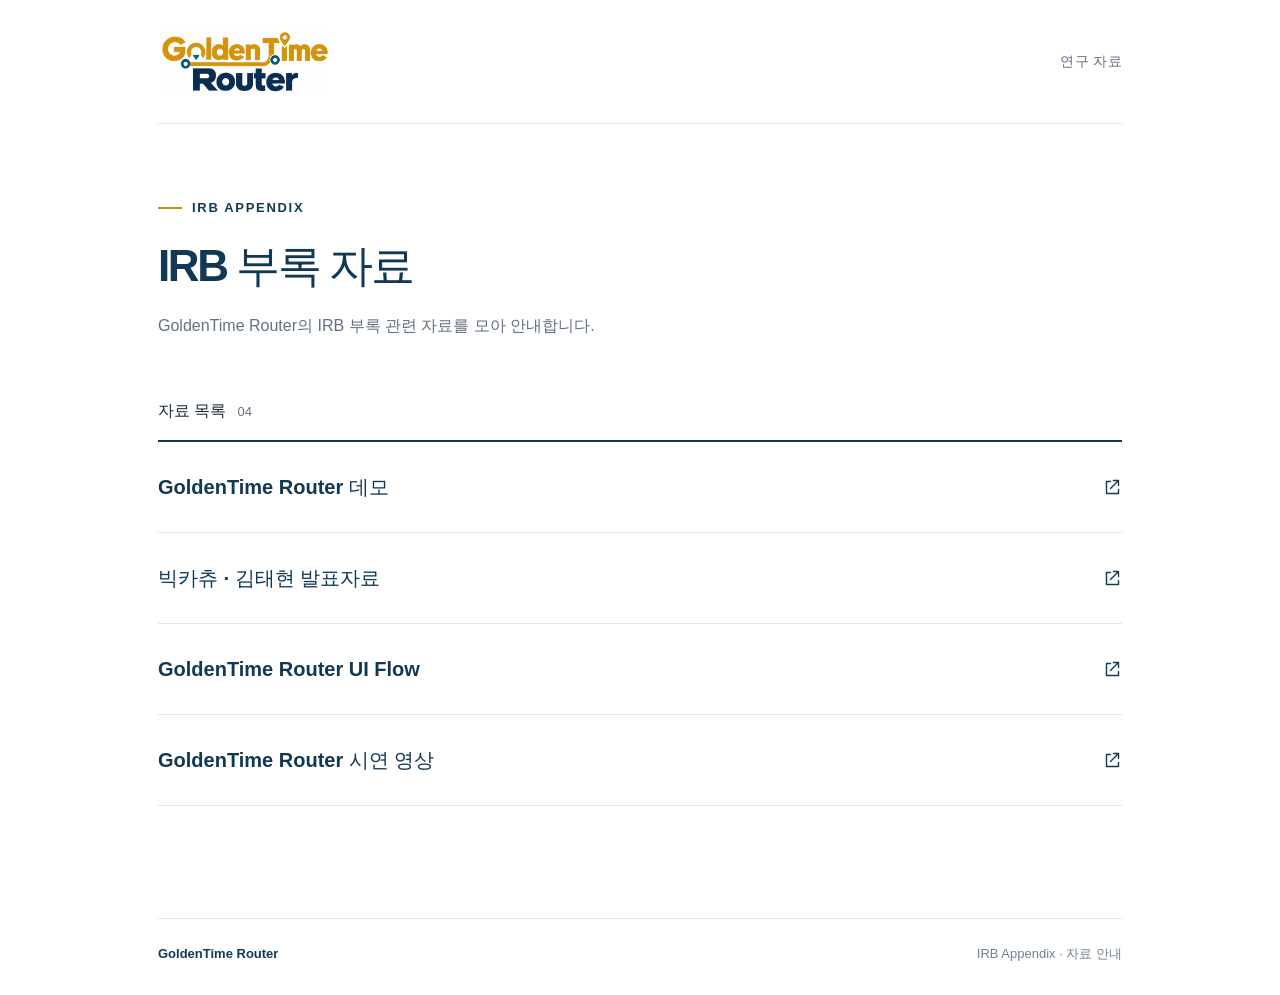
<file: index.html>
<!doctype html>
<html lang="ko">
  <head>
    <meta charset="utf-8">
    <meta name="viewport" content="width=device-width, initial-scale=1">
    <meta name="color-scheme" content="light">
    <title>IRB 부록 자료 | GoldenTime Router</title>
    <meta name="description" content="GoldenTime Router의 IRB 부록 관련 자료와 링크를 확인할 수 있습니다.">
    <link rel="icon" type="image/svg+xml" href="/favicon.svg">
    <link rel="stylesheet" href="/styles.css">
    <script src="/app.js" defer></script>
  </head>
  <body>
    <a class="skip-link" href="#materials">자료 목록으로 이동</a>
    <div class="page-shell">
      <header class="site-header">
        <a class="brand" href="/" aria-label="GoldenTime Router 자료 페이지 홈">
          <img src="/logo.png?v=2" alt="GoldenTime Router" width="629" height="273">
        </a>
        <span class="header-label">연구 자료</span>
      </header>

      <main>
        <section class="intro" aria-labelledby="page-title">
          <p class="eyebrow"><span class="accent-line" aria-hidden="true"></span> IRB APPENDIX</p>
          <h1 id="page-title">IRB 부록 자료</h1>
          <p class="intro-description">GoldenTime Router의 IRB 부록 관련 자료를 모아 안내합니다.</p>
        </section>

        <section class="materials" id="materials" aria-labelledby="materials-title">
          <div class="section-heading">
            <h2 id="materials-title">자료 목록 <span class="count" id="resource-count">04</span></h2>
          </div>
          <ul class="resource-list" id="resource-list">
            <li class="resource">
              <h3><a class="resource-title" href="https://irb2026.pages.dev/" target="_blank" rel="noopener noreferrer" aria-label="GoldenTime Router 데모 (새 탭)">GoldenTime Router 데모 <svg viewBox="0 0 20 20" fill="none" aria-hidden="true"><path d="M11.5 3.5h5v5M16.5 3.5l-8 8M8.5 4.5h-4v12h12v-4" stroke="currentColor" stroke-width="1.4" stroke-linecap="round" stroke-linejoin="round"/></svg></a></h3>
            </li>
            <li class="resource">
              <h3><a class="resource-title" href="/slideshow.html" target="_blank" rel="noopener noreferrer" aria-label="빅카츄 · 김태현 발표자료 (새 탭)">빅카츄 · 김태현 발표자료 <svg viewBox="0 0 20 20" fill="none" aria-hidden="true"><path d="M11.5 3.5h5v5M16.5 3.5l-8 8M8.5 4.5h-4v12h12v-4" stroke="currentColor" stroke-width="1.4" stroke-linecap="round" stroke-linejoin="round"/></svg></a></h3>
            </li>
            <li class="resource">
              <h3><a class="resource-title" href="/ui-flow.html" target="_blank" rel="noopener noreferrer" aria-label="GoldenTime Router UI Flow (새 탭)">GoldenTime Router UI Flow <svg viewBox="0 0 20 20" fill="none" aria-hidden="true"><path d="M11.5 3.5h5v5M16.5 3.5l-8 8M8.5 4.5h-4v12h12v-4" stroke="currentColor" stroke-width="1.4" stroke-linecap="round" stroke-linejoin="round"/></svg></a></h3>
            </li>
            <li class="resource">
              <h3><a class="resource-title" href="/video.html" target="_blank" rel="noopener noreferrer" aria-label="GoldenTime Router 시연 영상 (새 탭)">GoldenTime Router 시연 영상 <svg viewBox="0 0 20 20" fill="none" aria-hidden="true"><path d="M11.5 3.5h5v5M16.5 3.5l-8 8M8.5 4.5h-4v12h12v-4" stroke="currentColor" stroke-width="1.4" stroke-linecap="round" stroke-linejoin="round"/></svg></a></h3>
            </li>
          </ul>
          <p class="load-notice" id="load-notice" hidden>추가 자료를 불러오지 못했습니다. 잠시 후 페이지를 새로고침해 주세요.</p>
        </section>
      </main>

      <footer class="site-footer">
        <span class="footer-brand">GoldenTime Router</span>
        <span>IRB Appendix · 자료 안내</span>
      </footer>
    </div>
  </body>
</html>
</file>
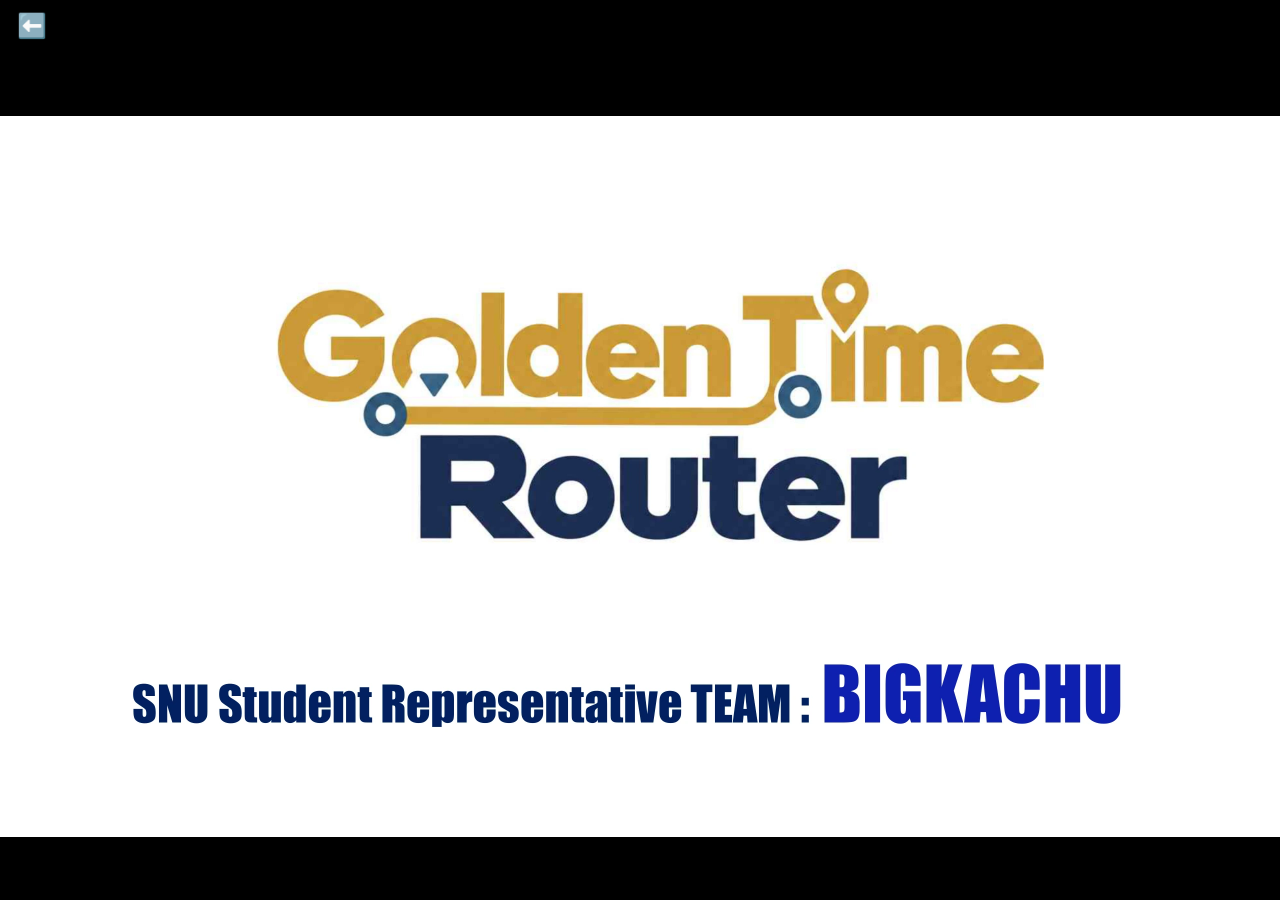
<file: slideshow.html>
<!doctype html>
<html lang="ko" class="presentation">
  <head>
    <meta charset="utf-8">
    <meta name="viewport" content="width=device-width, initial-scale=1">
    <meta name="color-scheme" content="dark">
    <title>빅카츄 · 김태현 발표자료 | GoldenTime Router</title>
    <meta name="description" content="빅카츄 김태현 발표자료 34장을 키보드로 넘겨 보는 슬라이드 쇼입니다.">
    <link rel="icon" type="image/svg+xml" href="/favicon.svg">
    <link rel="stylesheet" href="/slideshow.css">
    <script src="/slideshow.js" defer></script>
  </head>
  <body>
    <a class="viewer-back" href="/" aria-label="자료 목록으로 돌아가기" title="자료 목록으로 돌아가기">⬅️</a>
    <main class="viewer" data-manifest="/assets/bigkachu-kim-taehyun/slides.json" aria-label="발표자료 슬라이드 쇼" aria-describedby="keyboard-help">
      <h1 class="sr-only">빅카츄 · 김태현 발표자료</h1>
      <p class="sr-only" id="keyboard-help">방향키와 Space로 이동, Home과 End로 첫 장과 마지막 장, 숫자를 입력하고 Enter로 해당 장 이동, F로 전체화면. 슬라이드 안의 링크는 클릭하거나 Tab으로 선택하고 Enter로 열 수 있습니다.</p>
      <div class="slide-stage" id="slide-stage" aria-busy="true">
        <img id="slide-image" src="/assets/bigkachu-kim-taehyun/slide-01.webp?v=1b9f3e7c7301" width="2560" height="1442" alt="빅카츄 · 김태현 발표자료, 1 / 34" fetchpriority="high" draggable="false">
        <svg id="slide-links" class="slide-links" viewBox="0 0 2560 1442" preserveAspectRatio="xMidYMid meet" role="group" aria-label="슬라이드 안의 링크"></svg>
        <div class="stage-notice" id="stage-notice" role="status" hidden>
          <p id="stage-message"></p>
          <div id="recovery" hidden><button id="retry">다시 불러오기</button> <a href="/assets/bigkachu-kim-taehyun/bigkachu-kim-taehyun.pdf" download="빅카츄_김태현.pdf">PDF 다운로드</a></div>
        </div>
      </div>
      <p class="sr-only" id="slide-announcement" aria-live="polite" aria-atomic="true"></p>
      <p class="toast" id="toast" role="status" hidden></p>
      <noscript><p class="noscript-notice">슬라이드 쇼를 보려면 JavaScript를 켜 주세요. <a href="/assets/bigkachu-kim-taehyun/bigkachu-kim-taehyun.pdf">원본 PDF 열기</a></p></noscript>
    </main>
  </body>
</html>
</file>
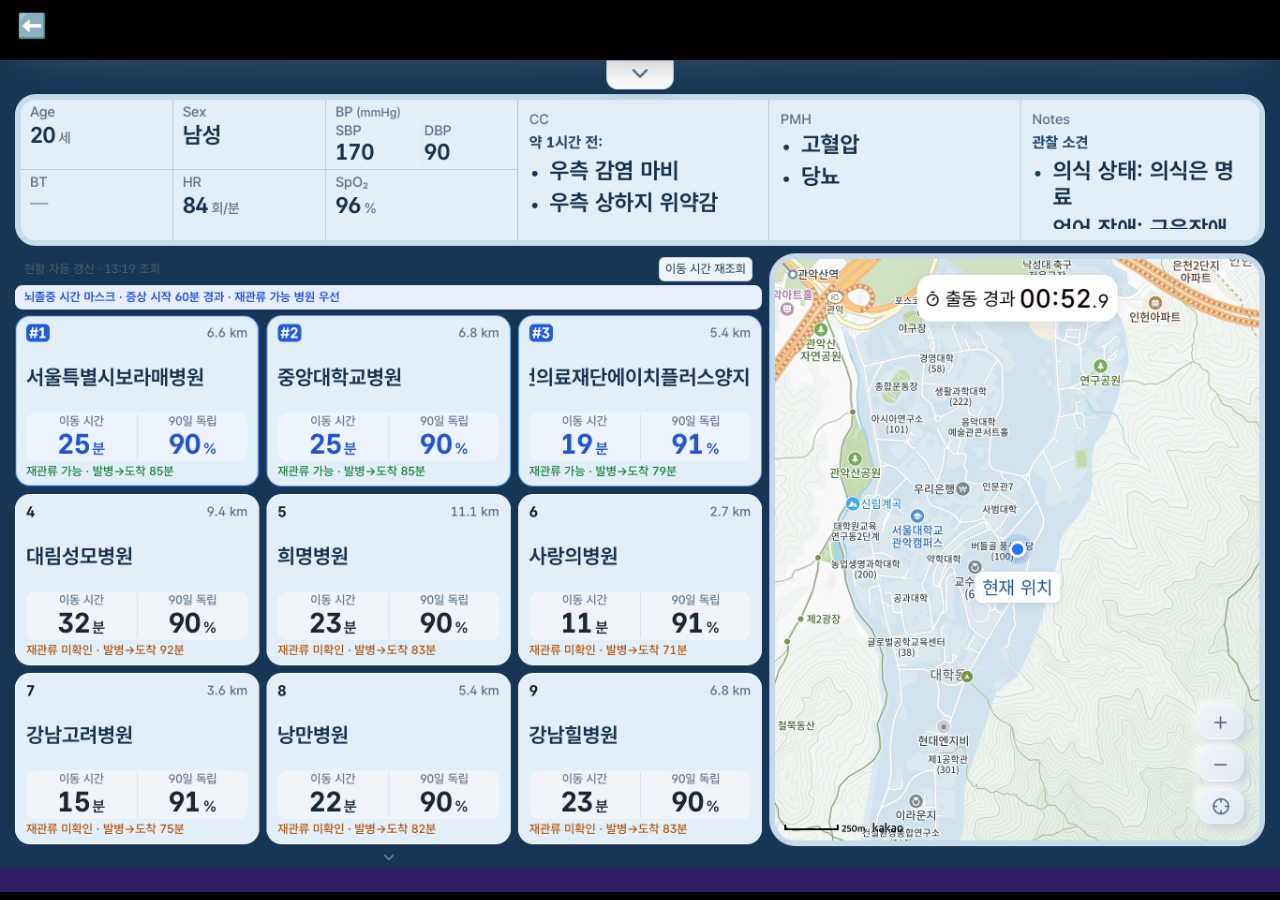
<file: ui-flow.html>
<!doctype html>
<html lang="ko" class="presentation">
  <head>
    <meta charset="utf-8">
    <meta name="viewport" content="width=device-width, initial-scale=1">
    <meta name="color-scheme" content="dark">
    <title>UI Flow | GoldenTime Router</title>
    <meta name="description" content="GoldenTime Router의 메인 화면, 환자 정보, 병원 연락과 상세 정보까지 8개의 UI 화면을 순서대로 볼 수 있습니다.">
    <link rel="icon" type="image/svg+xml" href="/favicon.svg">
    <link rel="stylesheet" href="/slideshow.css">
    <script src="/slideshow.js" defer></script>
  </head>
  <body>
    <a class="viewer-back" href="/" aria-label="자료 목록으로 돌아가기" title="자료 목록으로 돌아가기">⬅️</a>
    <main class="viewer flow-viewer" data-manifest="/assets/ui-flow/slides.json" data-hash-prefix="step" aria-label="GoldenTime Router UI Flow" aria-describedby="keyboard-help">
      <h1 class="sr-only">GoldenTime Router UI Flow</h1>
      <p class="sr-only" id="keyboard-help">방향키와 Space로 이동, Home과 End로 첫 화면과 마지막 화면, 숫자를 입력하고 Enter로 해당 화면 이동, F로 전체화면.</p>
      <div class="slide-stage" id="slide-stage" aria-busy="true">
        <div class="flow-crop">
          <img id="slide-image" src="/assets/ui-flow/step-01.webp?v=c525101b7b04" width="2732" height="2048" alt="GoldenTime Router UI Flow · 메인 화면, 1 / 8" fetchpriority="high" draggable="false">
          <svg id="slide-links" class="slide-links" viewBox="0 0 2732 2048" preserveAspectRatio="xMidYMid meet" role="group" aria-label="화면 안의 링크"></svg>
        </div>
        <div class="stage-notice" id="stage-notice" role="status" hidden>
          <p id="stage-message"></p>
          <div id="recovery" hidden><button id="retry">다시 불러오기</button> <a href="/">자료 목록으로 돌아가기</a></div>
        </div>
      </div>
      <p class="sr-only" id="slide-announcement" aria-live="polite" aria-atomic="true"></p>
      <p class="toast" id="toast" role="status" hidden></p>
      <noscript><p class="noscript-notice">UI Flow를 넘겨 보려면 JavaScript를 켜 주세요. <a href="/">자료 목록으로 돌아가기</a></p></noscript>
    </main>
  </body>
</html>
</file>
<file: styles.css>
:root {
  --navy: #123954;
  --ink: #172b3b;
  --muted: #627181;
  --gold: #c98808;
  --line: #e1e7eb;
  --surface: #f5f7f9;
  font-family: -apple-system, BlinkMacSystemFont, "Segoe UI", "Noto Sans KR", "Malgun Gothic", sans-serif;
  color: var(--ink);
  background: #fff;
  font-synthesis: none;
  -webkit-font-smoothing: antialiased;
}
* { box-sizing: border-box; }
body { margin: 0; min-width: 280px; }
a { color: inherit; }
button, a { -webkit-tap-highlight-color: transparent; }
a:focus-visible { outline: 3px solid var(--gold); outline-offset: 6px; border-radius: 3px; }
.skip-link { position: absolute; top: -100px; left: 1rem; z-index: 10; background: var(--navy); color: #fff; padding: .8rem 1rem; }
.skip-link:focus { top: 1rem; }
.page-shell { max-width: 1060px; margin: 0 auto; padding: 0 48px; min-height: 100svh; display: flex; flex-direction: column; }
.site-header { min-height: 124px; display: flex; align-items: center; justify-content: space-between; gap: 24px; border-bottom: 1px solid var(--line); }
.brand { display: inline-flex; text-decoration: none; }
.brand img { display: block; width: 176px; height: auto; }
.header-label { font-size: .875rem; color: var(--muted); letter-spacing: .025em; white-space: nowrap; }
main { flex: 1; padding-bottom: 112px; }
.intro { padding: 76px 0 60px; }
.eyebrow { margin: 0 0 22px; display: flex; align-items: center; gap: 10px; color: var(--navy); font-size: .8125rem; font-weight: 650; letter-spacing: .13em; }
.accent-line { height: 2px; width: 24px; background: var(--gold); }
h1 { margin: 0; color: var(--navy); font-size: clamp(2rem, 4vw, 2.75rem); font-weight: 650; line-height: 1.3; letter-spacing: -.055em; }
.intro-description { margin: 18px 0 0; color: var(--muted); font-size: 1rem; line-height: 1.8; word-break: keep-all; }
.section-heading { display: flex; align-items: center; justify-content: space-between; gap: 20px; padding-bottom: 18px; border-bottom: 2px solid var(--navy); }
h2 { margin: 0; font-size: 1rem; font-weight: 650; display: flex; gap: 11px; align-items: center; }
.count { color: var(--muted); font-size: .8125rem; font-variant-numeric: tabular-nums; font-weight: 500; }
.resource-list { list-style: none; padding: 0; margin: 0; }
.resource { padding: 22px 0; border-bottom: 1px solid var(--line); }
h3 { margin: 0; color: var(--navy); font-size: 1.25rem; font-weight: 650; line-height: 1.5; overflow-wrap: anywhere; }
.resource-title { display: flex; align-items: center; justify-content: space-between; gap: 24px; padding: 8px 0; text-decoration: none; }
.resource-title:hover { color: var(--gold); }
.resource-title svg { width: 20px; height: 20px; flex-shrink: 0; }
.resource-link { display: inline-flex; align-items: center; justify-content: center; gap: 12px; border: 1px solid #d7e0e7; border-radius: 6px; background: #fff; color: var(--navy); padding: 12px 17px; font-size: .875rem; font-weight: 600; line-height: 1.5; text-decoration: none; transition: background-color .15s, border-color .15s; white-space: nowrap; }
.resource-link:hover { background: var(--surface); border-color: #aebfcd; }
.resource-link svg { width: 18px; height: 18px; flex-shrink: 0; }
.load-notice { font-size: .875rem; color: var(--muted); line-height: 1.7; }
.site-footer { border-top: 1px solid var(--line); padding: 25px 0 30px; display: flex; justify-content: space-between; gap: 16px; color: #71808b; font-size: .8125rem; line-height: 1.6; }
.footer-brand { font-weight: 600; color: var(--navy); }
.video-shell { max-width: 1280px; }
.video-back { font-size: .875rem; color: var(--navy); text-decoration: none; }
.video-main { padding: 48px 0 60px; }
.video-heading { margin-bottom: 28px; }
.video-heading .eyebrow { margin-bottom: 14px; }
.demo-video { display: block; width: 100%; max-height: 70svh; background: #07131e; border-radius: 10px; }
.video-fallback { display: flex; justify-content: space-between; align-items: center; flex-wrap: wrap; gap: 16px; padding: 22px 0; }
.video-fallback p { color: var(--muted); font-size: .875rem; line-height: 1.7; margin: 0; }
@media (max-width: 640px) {
  .page-shell { padding: 0 24px; }
  .site-header { min-height: 99px; }
  .brand img { width: 151px; }
  .intro { padding: 52px 0 44px; }
  .eyebrow { margin-bottom: 18px; }
  .intro-description { font-size: .9375rem; }
  .section-heading { align-items: start; flex-direction: column; gap: 8px; }
  .resource { padding: 20px 0; }
  main { padding-bottom: 76px; }
  .site-footer { flex-direction: column; gap: 6px; }
}
@media (prefers-reduced-motion: reduce) { .resource-link { transition: none; } }
</file>
<file: slideshow.css>
:root { --viewer-header: calc(52px + env(safe-area-inset-top, 0px)); color-scheme: dark; font-family: -apple-system, BlinkMacSystemFont, "Segoe UI", "Noto Sans KR", "Malgun Gothic", sans-serif; background: #000; color: #ecf0f4; font-synthesis: none; -webkit-font-smoothing: antialiased; }
* { box-sizing: border-box; }
body { margin: 0; overflow: hidden; }
a { color: inherit; }
[hidden] { display: none !important; }
:focus-visible { outline: 3px solid #dfac49; outline-offset: 4px; }
.viewer { position: fixed; inset: 0; }
.slide-stage { position: absolute; inset: var(--viewer-header) 0 0; user-select: none; -webkit-user-select: none; }
.viewer-back { position: fixed; z-index: 10; top: calc(6px + env(safe-area-inset-top, 0px)); left: calc(12px + env(safe-area-inset-left, 0px)); width: 40px; height: 40px; display: grid; place-items: center; font-size: 24px; line-height: 1; text-decoration: none; border-radius: 6px; }
.viewer-back:hover { background: #ffffff18; }
#slide-image { display: block; width: 100%; height: 100%; object-fit: contain; }
.flow-viewer .slide-stage { display: grid; place-items: center; }
/* Hide only the 272px Safari header; retain the original lossless image. */
.flow-crop { position: relative; width: min(100vw, calc((100svh - var(--viewer-header)) * 2732 / 1776)); aspect-ratio: 2732 / 1776; overflow: hidden; }
.flow-crop #slide-image { position: absolute; bottom: 0; width: 100%; height: auto; }
.flow-crop .slide-links { top: auto; bottom: 0; height: auto; aspect-ratio: 2732 / 2048; }
.slide-links { position: absolute; inset: 0; width: 100%; height: 100%; pointer-events: none; }
.slide-link { pointer-events: auto; cursor: pointer; }
.slide-link rect { fill: transparent; }
.slide-link:focus-visible { outline: none; }
.slide-link:focus-visible rect { stroke: #dfac49; stroke-width: 3px; vector-effect: non-scaling-stroke; }
.stage-notice { position: absolute; inset: 0; background: #000e; display: flex; align-items: center; justify-content: center; gap: 18px; flex-direction: column; text-align: center; padding: 24px; }
.stage-notice p { margin: 0; color: #bcc9d6; font-size: .9375rem; line-height: 1.7; }
#recovery { display: flex; align-items: center; gap: 20px; }
#retry { font: inherit; border: 1px solid #354352; background: #192532; color: #ecf0f4; border-radius: 8px; padding: 10px 14px; cursor: pointer; }
.sr-only { position: absolute; width: 1px; height: 1px; padding: 0; margin: -1px; overflow: hidden; clip-path: inset(50%); white-space: nowrap; border: 0; }
.toast { position: fixed; left: 50%; bottom: 24px; transform: translateX(-50%); background: #253648; color: #fff; padding: 12px 18px; border-radius: 8px; max-width: calc(100% - 32px); z-index: 5; font-size: .875rem; }
.noscript-notice { position: fixed; inset: 40% 10% auto; padding: 24px; background: #192532; text-align: center; z-index: 6; line-height: 1.8; }
.noscript-notice a { color: #edbe60; }
</file>
